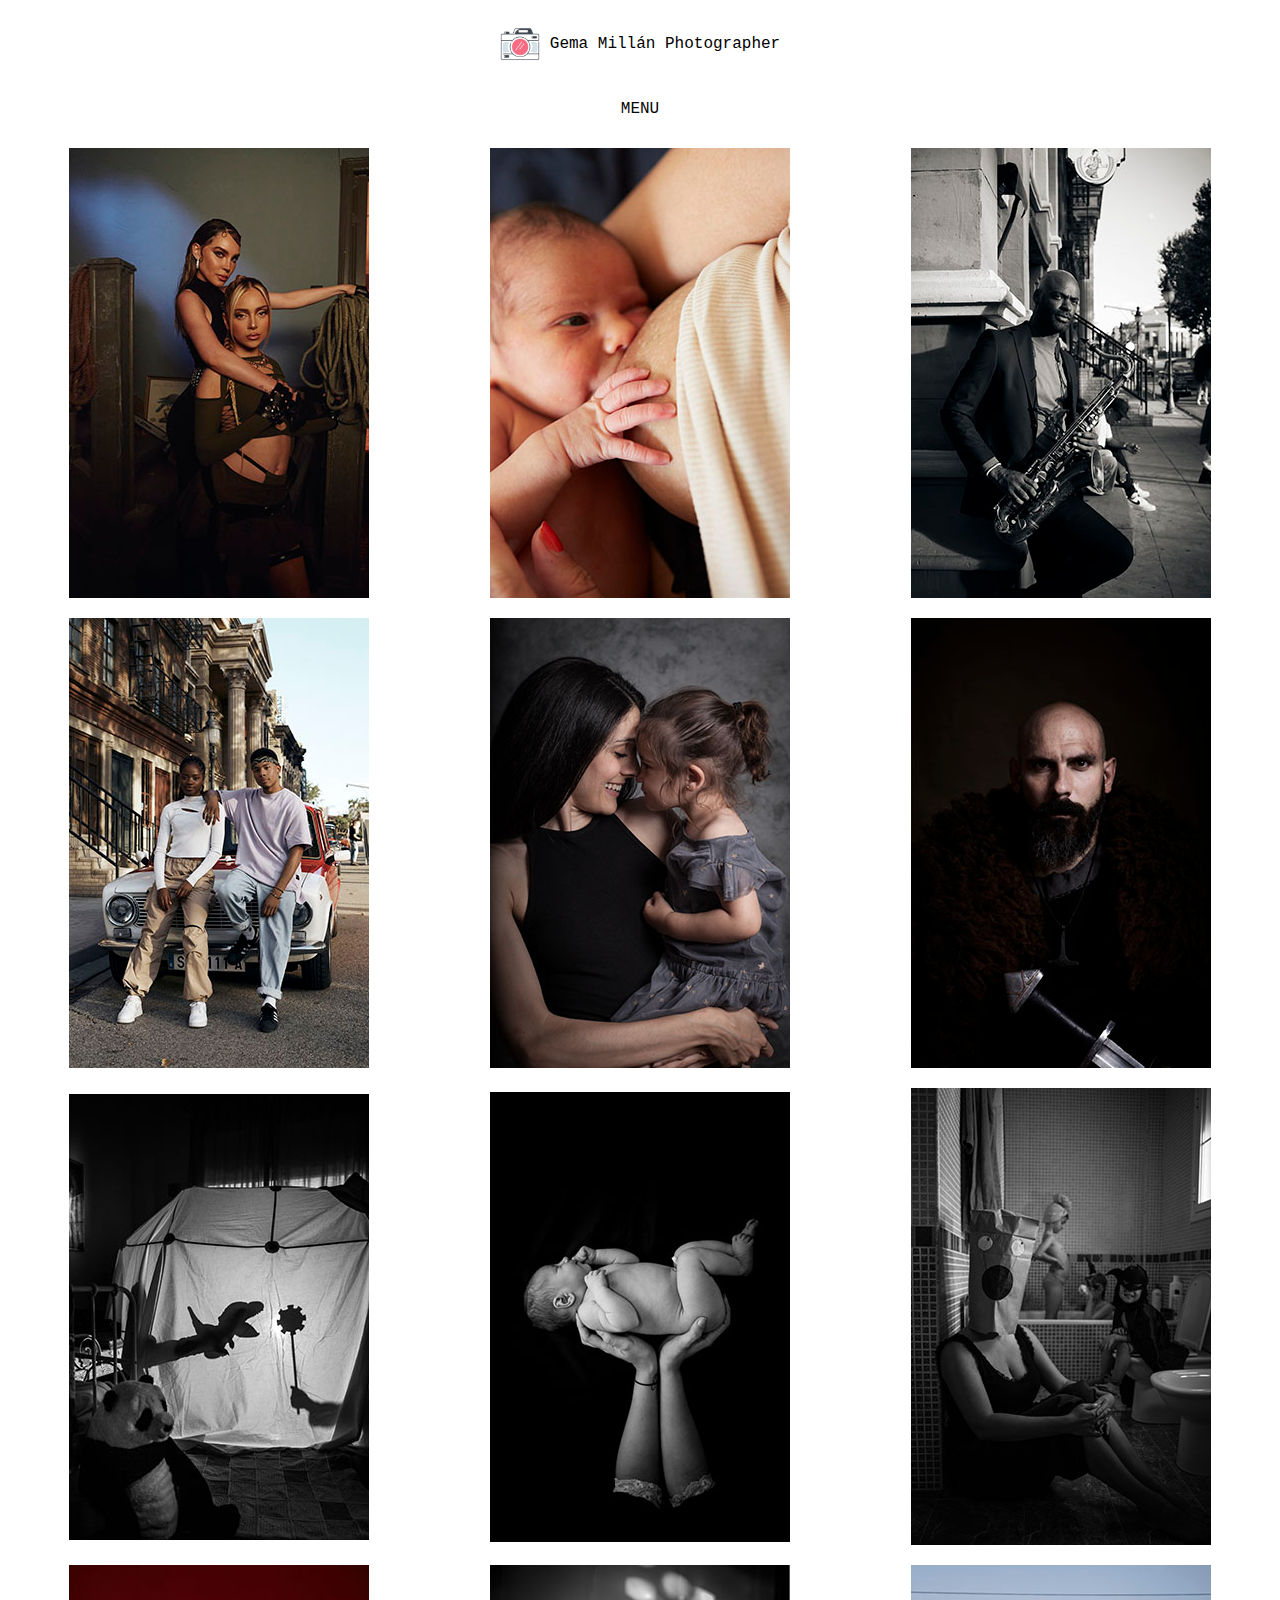
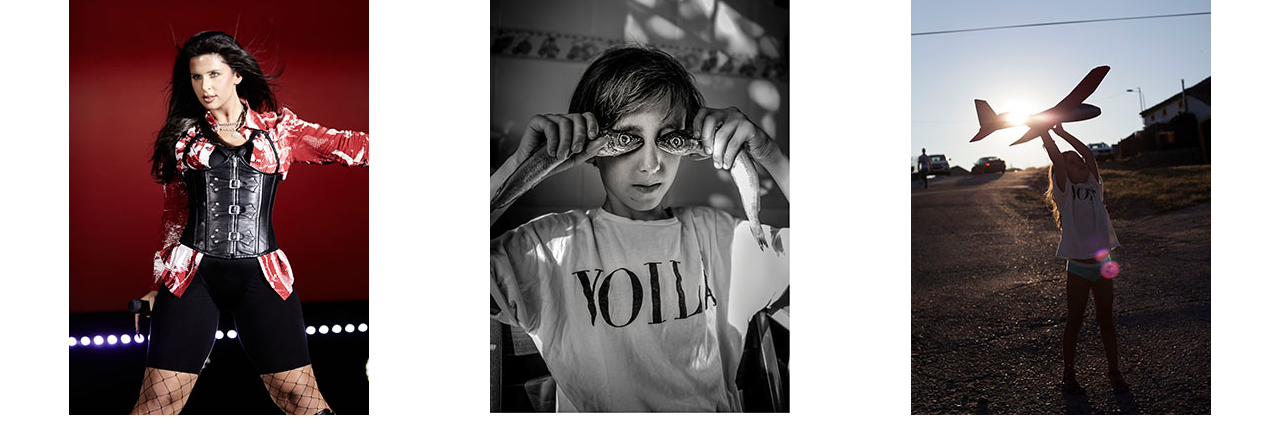
<file: index.html>
<!DOCTYPE html>
<html lang="en">
<head>
    <meta charset="UTF-8">
    <meta name="viewport" content="width=device-width, initial-scale=1.0">
    <link rel="icon" href="./assets/camara (3).png">
    <link rel="stylesheet" href="./style.css">
    <title>Mi Página Personal</title>
</head>

<body>
    <nav>
        <div class="logo-container">
         <img  class="logo" src="./assets/camara (3).png" alt="logo">
          <span>Gema Millán Photographer</span>
         </img>
        </div>
        <div class="dropdown"><li class=" even">
            <button class="mainmenubtn">MENU</button>
                <li class=" odd">
            <section class="dropdown-child">
                <li class=" even">
              <a href="./pages/about.html">About</a>
              <a href="./pages/adversiting.html">Adversiting</a>
              <a href="./pages/portraits.html">Portraits</a>
              <a href="./pages/covers.html">Covers</a>
              <a href="./pages/wedding.html">Wedding</a>
              <a href="./pages/contact.html">Contact</a>
            </section>
          </div>
    </nav>

    <main>
        <section id="expSection">
          <article>
            <img src="/assets/Home/_83A0569.jpg" />
            <div class="overlay">
              <div class="text">Ana Mena & Belinda</div>
            </div>
          </article>
          <article>
            <img src="/assets/Home/_83A7501.jpg" />
            <div class="overlay">
              <div class="text">Maternidad</div>
            </div>
          </article>
          <article>
            <img src="/assets/Home/_83A7819.jpg" />
            <div class="overlay">
              <div class="text">Inoidel Saxo</div>
            </div>
          </article>
          <article>
            <img src="/assets/Home/_83A7826.jpg" />
            <div class="overlay">
              <div class="text">Bailarines Bronx</div>
            </div>
          </article>
          <article>
            <img src="/assets/Home/_MG_0328.jpg" />
            <div class="overlay">
              <div class="text">Clara & Sonia</div>
            </div>
          </article>
          <article>
            <img src="/assets/Home/_MG_6673 copia.jpg" />
            <div class="overlay">
              <div class="text">Javi Vikingo</div>
            </div>
          </article>
          <article>
            <img src="/assets/Home/_MG_8339.jpg" />
            <div class="overlay">
              <div class="text">Tiranosaurios Covid</div>
            </div>
          </article>
          <article>
            <img src="/assets/Home/_MG_8438.jpg" />
            <div class="overlay">
              <div class="text">Martina</div>
            </div>
          </article>
          <article>
            <img src="/assets/Home/_MG_9531.jpg" />
            <div class="overlay">
              <div class="text">Faceless</div>
            </div>
          </article>
          <article>
            <img src="/assets/Home/natipeluso.jpg" />
            <div class="overlay">
              <div class="text">Naty Peluso</div>
            </div>
          </article>
          <article>
            <img src="/assets/Home/pecesJUAN-2-2.jpg" />
            <div class="overlay">
              <div class="text">Juan Pescailla</div>
            </div>
          </article>
          <article>
            <img src="/assets/Home/sharonavion.jpg" />
            <div class="overlay">
              <div class="text">Sharon avión</div>
            </div>
          </article>
        
        </section>
      </main>
               
</body>
</html>
</file>
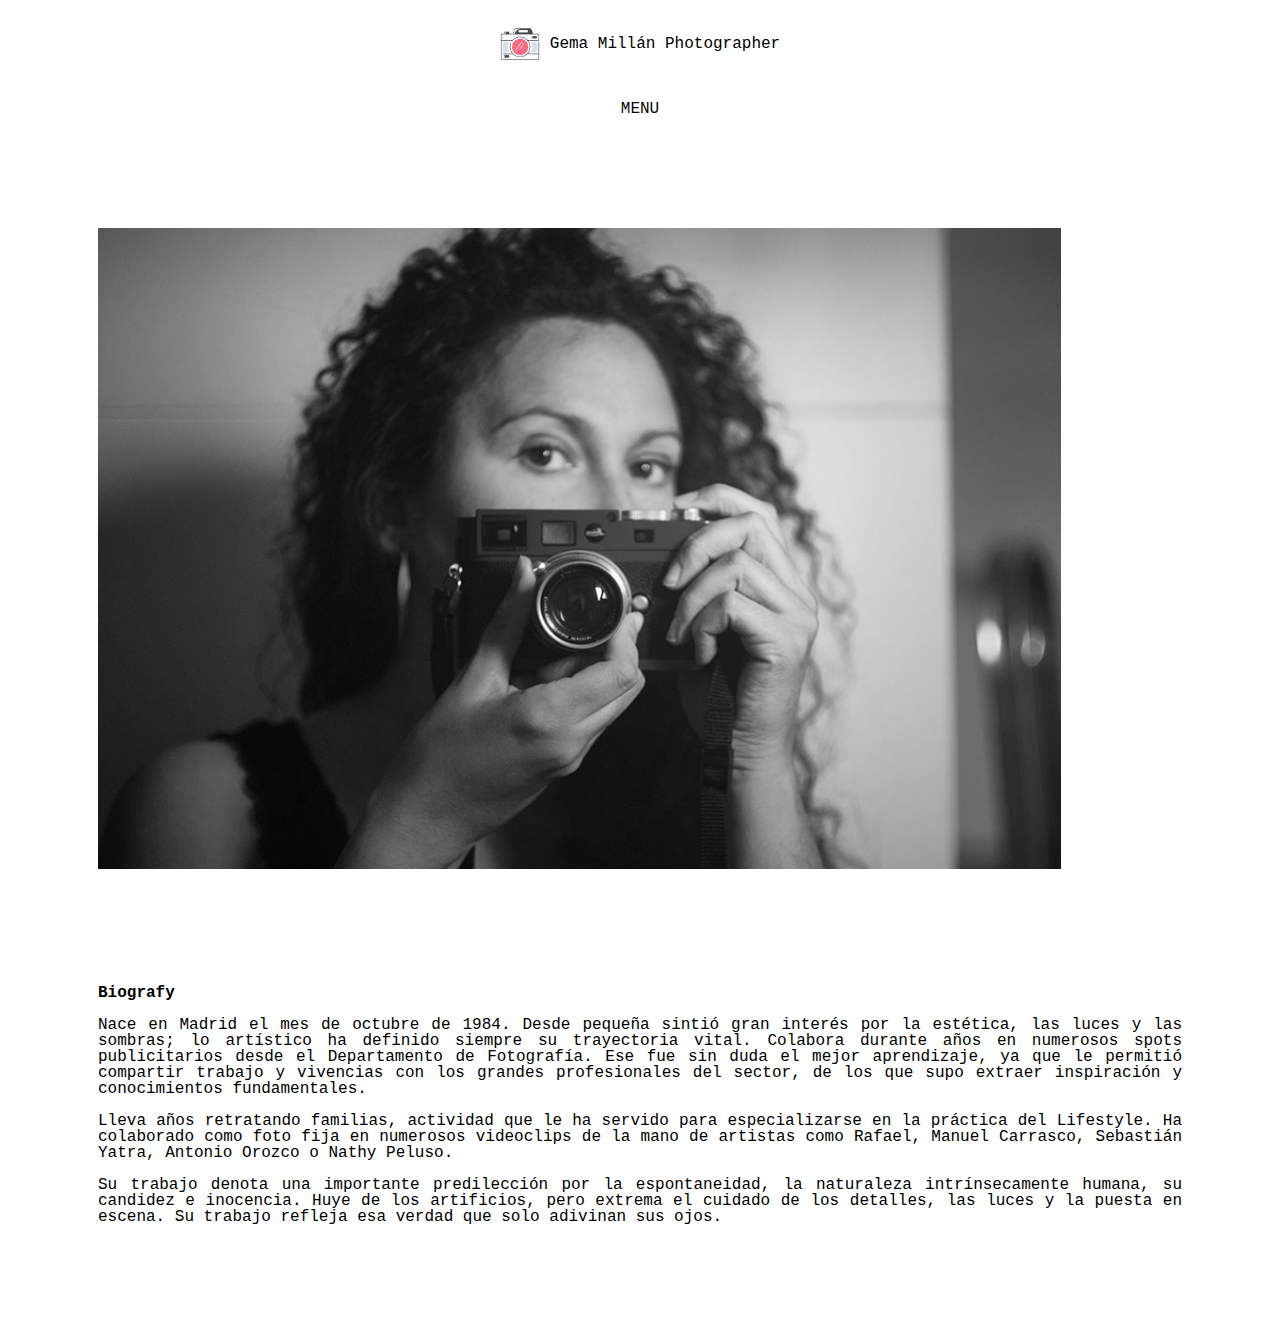
<file: pages/about.html>
<!DOCTYPE html>
<html lang="en">
<head>
    <meta charset="UTF-8">
    <meta name="viewport" content="width=device-width, initial-scale=1.0">
    <link rel="icon" href="../assets/milogocamera.png">
    <link rel="stylesheet" href="../style.css">
    <title>Mi Página Personal</title>
</head>

<body>
    <nav>
        <div class="logo-container">
          <img  class="logo" src="../assets/milogocamera.png" alt="logo">
           <span>Gema Millán Photographer</span>
          </img>
        </div>
        <div class="dropdown"><li class=" even">
            <button class="mainmenubtn">MENU</button><li class=" odd">
            <section class="dropdown-child"><li class=" even">
              <a href="../index.html">Home</a>
              <a href="#">About</a>
              <a href="../pages/adversiting.html">Adversiting</a>
              <a href="../pages/portraits.html">Portraits</a>
              <a href="../pages/covers.html">Covers</a>
              <a href="../pages/wedding.html">Wedding</a>
              <a href="../pages/contact.html">Contact</a>
            </section>
          </div>
    </nav>

    <section class="about">
        <img class="picture" src="../assets/about.jpg" alt="Retrato selfie de Gema Millán">
          <article class="texto">
            <h3>Biografy</h3>
            <p>Nace en Madrid el mes de octubre de 1984. Desde pequeña sintió gran interés por la estética, las luces y las sombras; lo artístico ha definido siempre su trayectoria vital. Colabora durante años en numerosos spots publicitarios desde el Departamento de Fotografía. Ese fue sin duda el mejor aprendizaje, ya que le permitió compartir trabajo y vivencias con los grandes profesionales del sector, de los que supo extraer inspiración y conocimientos fundamentales.</p>
            <p>Lleva años retratando familias, actividad que le ha servido para especializarse en la práctica del Lifestyle. Ha colaborado como foto fija en numerosos videoclips de la mano de artistas como Rafael, Manuel Carrasco, Sebastián Yatra, Antonio Orozco o Nathy Peluso. </p>
            <p>Su trabajo denota una importante predilección por la espontaneidad, la naturaleza intrínsecamente humana, su candidez e inocencia. Huye de los artificios, pero extrema el cuidado de los detalles, las luces y la puesta en escena. Su trabajo refleja esa verdad que solo adivinan sus ojos.</p>
          </article>
    </section>
</body>
</html>
</file>
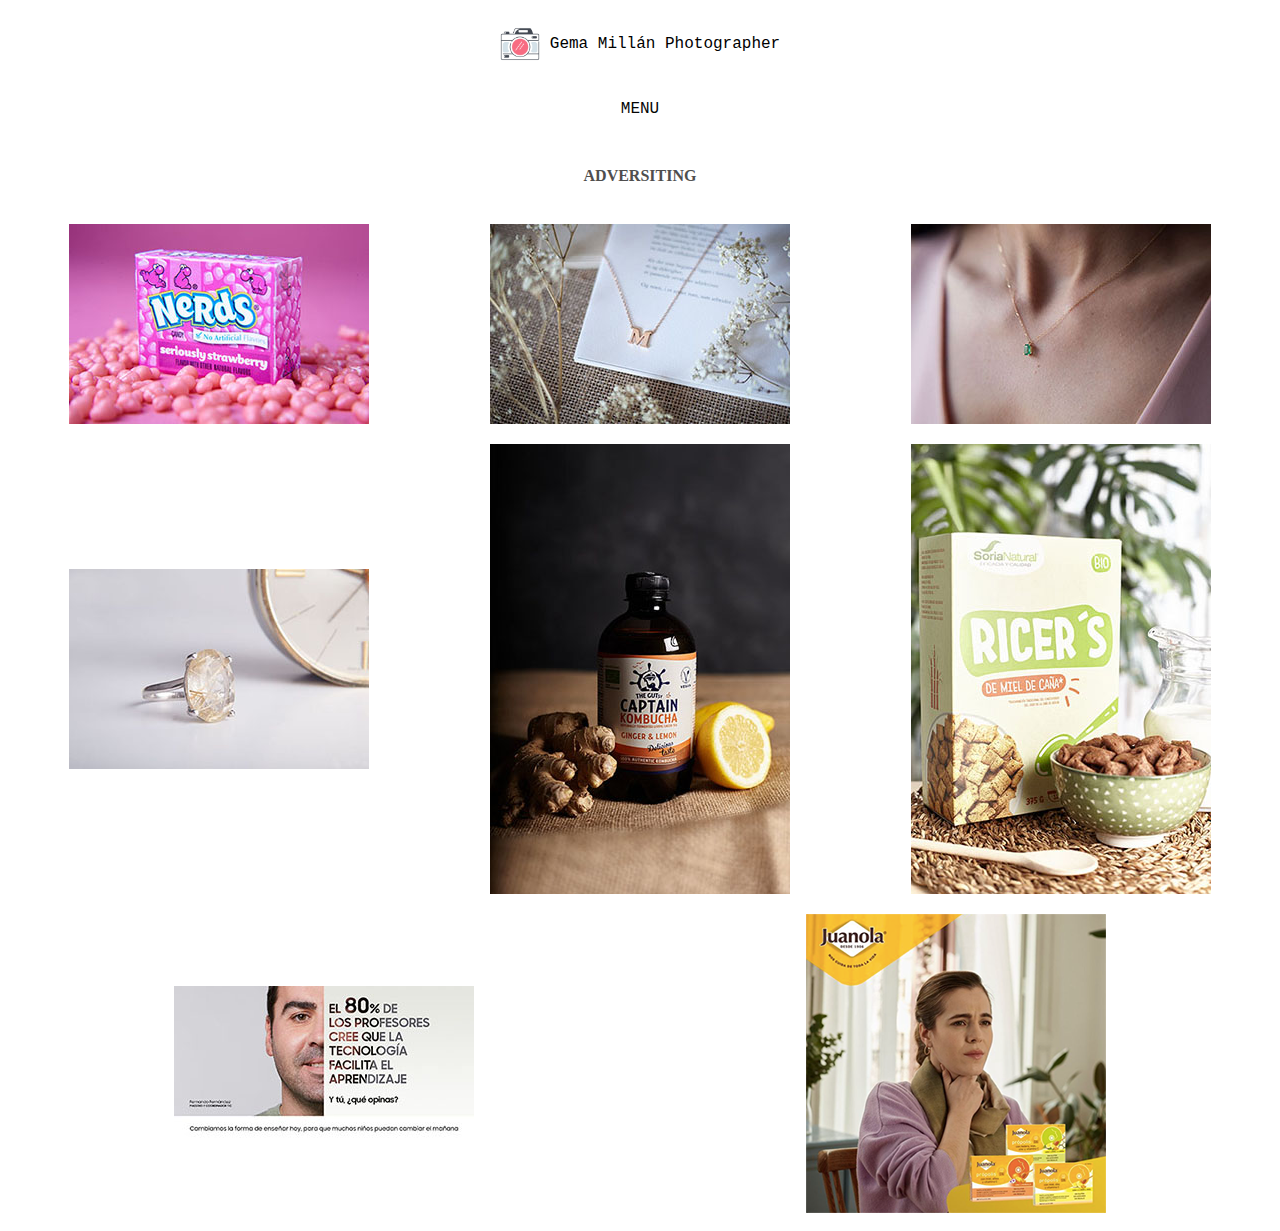
<file: pages/adversiting.html>
<!DOCTYPE html>
<html lang="en">
<head>
    <meta charset="UTF-8">
    <meta name="viewport" content="width=device-width, initial-scale=1.0">
    <link rel="icon" href="../assets/camara (3).png">
    <link rel="stylesheet" href="../style.css">
    <title>Mi Página Personal</title>
</head>

<body>
    <nav>
        <div class="logo-container">
          <img  class="logo" src="../assets/camara (3).png" alt="logo">
           <span>Gema Millán Photographer</span>
          </img>
        </div>
        <div class="dropdown"><li class=" even">
            <button class="mainmenubtn">MENU</button><li class=" odd">
            <section class="dropdown-child"><li class=" even">
              <a href="../index.html">Home</a>
              <a href="../pages/about.html">About</a>
              <a href="#">Adversiting</a>
              <a href="../pages/portraits.html">Portraits</a>
              <a href="../pages/covers.html">Covers</a>
              <a href="../pages/wedding.html">Wedding</a>
              <a href="../pages/contact.html">Contact</a>
            </section>
          </div>
    </nav>

    <main>
        <h5>ADVERSITING</h5>
        <section id="expSection">
          <article>
            <img src="../assets/Adversiting/_MG_5203.jpg" />
            <div class="overlay">
              <div class="text">Nerds</div>
            </div>
          </article>
          <article>
            <img src="../assets/Adversiting/letraM.jpg" />
            <div class="overlay">
              <div class="text">Collar oro</div>
            </div>
          </article>
          <article>
            <img src="../assets/Adversiting/piedraverde.jpg" />
            <div class="overlay">
              <div class="text">Piedra verde</div>
            </div>
          </article>
          <article>
            <img src="../assets/Adversiting/anillogigante.jpg" />
            <div class="overlay">
              <div class="text">Anillo</div>
            </div>
          </article>
          <article>
            <img src="../assets/Adversiting/_MG_5468.jpg" />
            <div class="overlay">
              <div class="text">Captain Kombutxa</div>
            </div>
          </article>
          <article>
            <img src="../assets/Adversiting/_MG_5558.jpg" />
            <div class="overlay">
              <div class="text">Ricers</div>
            </div>
          </article>
          <article>
            <img src="../assets/Adversiting/samsung.jpg" />
            <div class="overlay">
              <div class="text">Samsung educación</div>
            </div>
          </article>
          <article>
            <img src="../assets/Adversiting/Juanola.png" />
            <div class="overlay">
              <div class="text">Juanola</div>
            </div>
          </article>
        
        </section>
      </main>

</body>
</html>
</file>
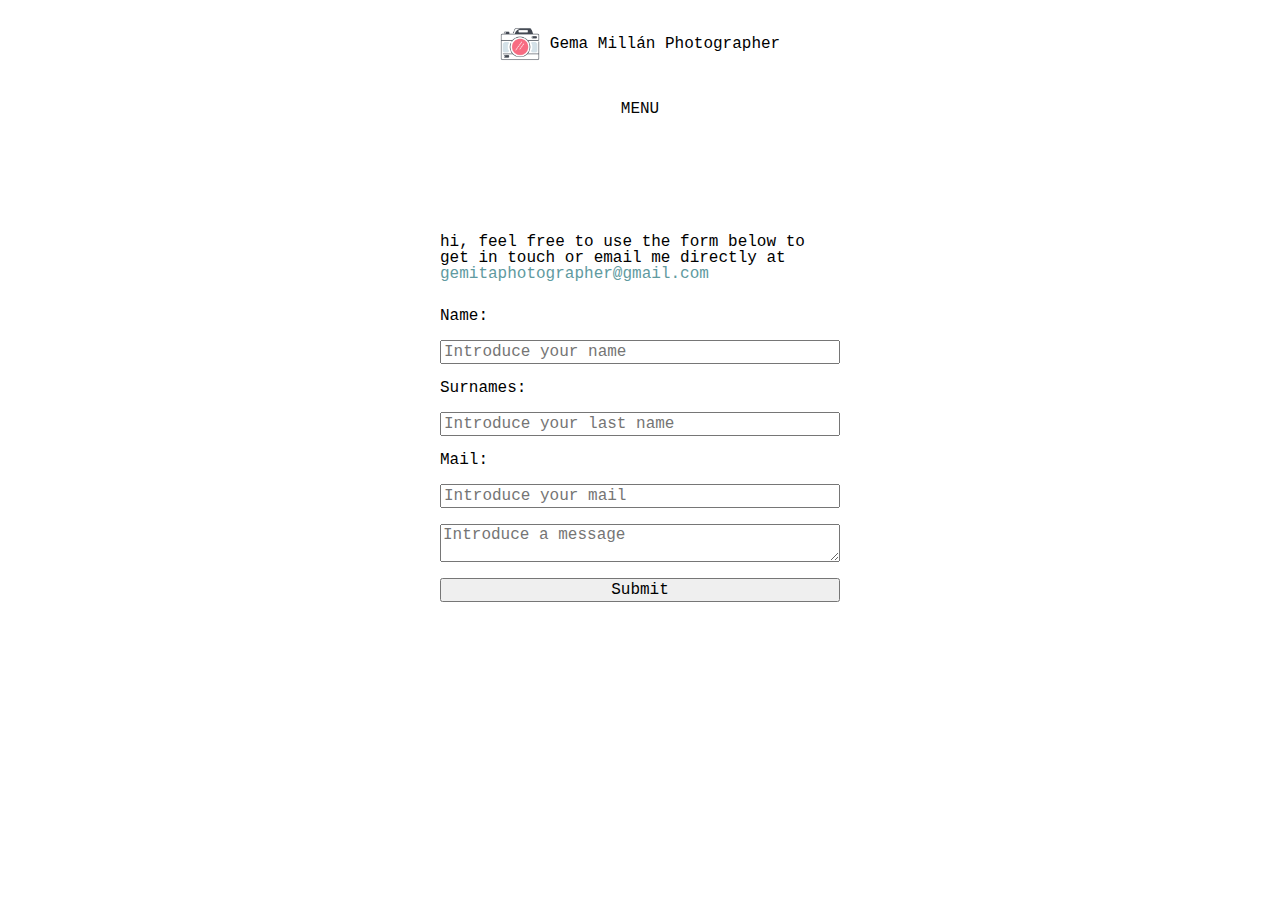
<file: pages/contact.html>
<!DOCTYPE html>
<html lang="en">
<head>
    <meta charset="UTF-8">
    <meta name="viewport" content="width=device-width, initial-scale=1.0">
    <link rel="icon" href="../assets/camara (3).png">
    <link rel="stylesheet" href="../style.css">
    <title>Mi Página Personal</title>
</head>

<body>

    <nav>

        <div class="logo-container">
          <img  class="logo" src="../assets/camara (3).png" alt="logo">
            <span>Gema Millán Photographer</span>
          </img>
        </div>
        <div class="dropdown"><li class=" even">
            <button class="mainmenubtn">MENU</button><li class=" odd">
            <section class="dropdown-child"><li class=" even">
              <a href="../index.html">Home</a>
              <a href="../pages/about.html">About</a>
              <a href="../pages/adversiting.html">Adversiting</a>
              <a href="../pages/portraits.html">Portraits</a>
              <a href="../pages/covers.html">Covers</a>
              <a href="../pages/wedding.html">Wedding</a>
              <a href="#">Contact</a>
            </section>
          </div>
    </nav>
     
    <section>
        <form class="form">
            <div class="form_container">
            <p class="title">hi, feel free to use the form below to get in touch or email me directly at <a href="https://thepandabearshow.com/photographer/gema-millan/">gemitaphotographer@gmail.com</a></p>
              <label for="name" class="form_input">Name:</label>
              <input 
                type="texto" 
                placeholder="Introduce your name"
                required
               />

              <label for="lname" class="form_input">Surnames:</label>
              <input 
                type="texto" 
                placeholder="Introduce your last name"
                required
                />

              <label for="lname" class="form_input">Mail:</label>
              <input 
                type="texto" 
                placeholder="Introduce your mail"
                minlength="3"
                maxlenght="30"
                required
                />

              <textarea for="message" 
                type="texto"
                placeholder="Introduce a message" 
                class="message"></textarea>
              <input type="submit" value="Submit" class="form-cta">
            
            </div>
        </form>
    </section>
    
</body>
</html>
</file>
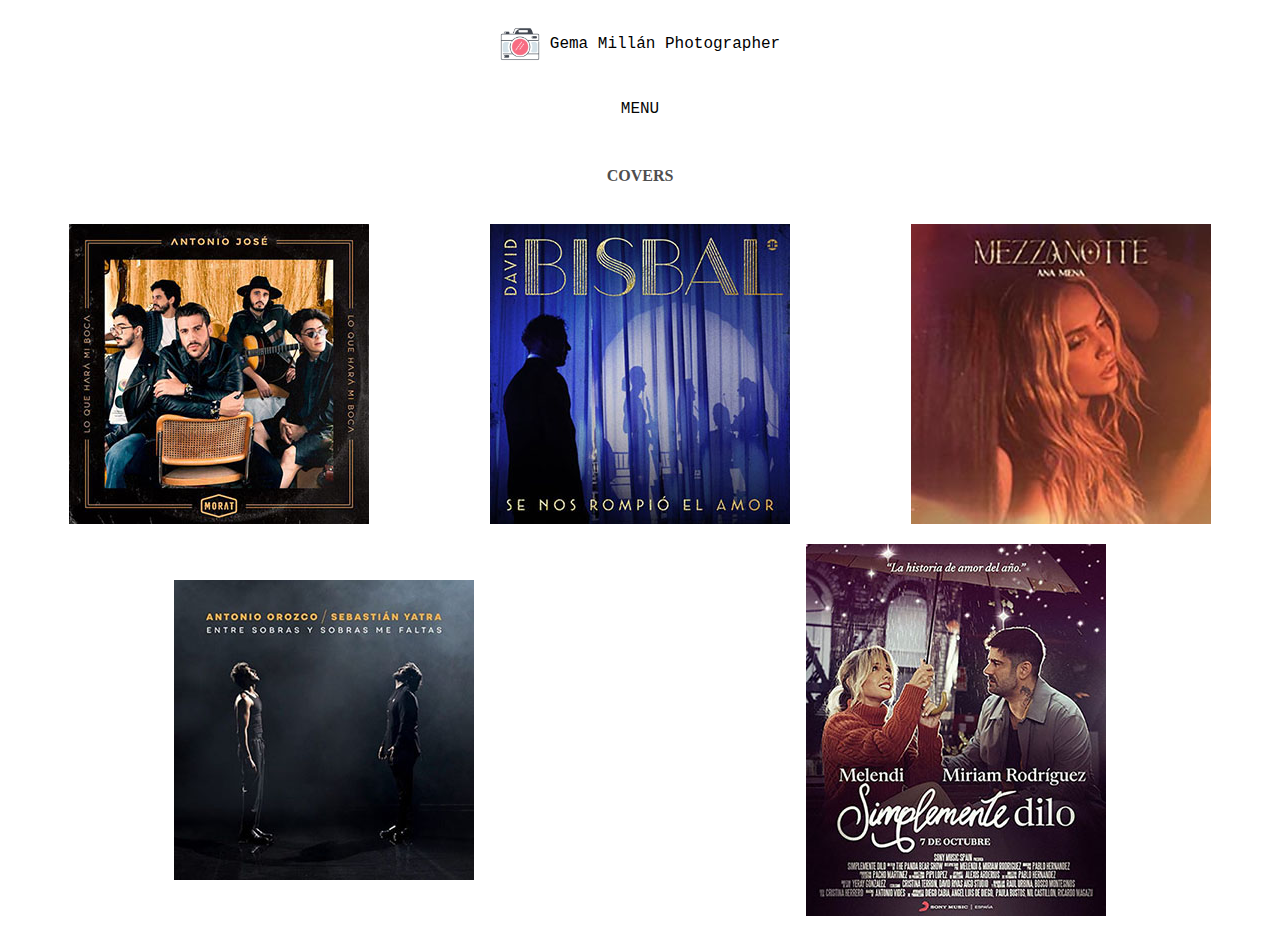
<file: pages/covers.html>
<!DOCTYPE html>
<html lang="en">
<head>
    <meta charset="UTF-8">
    <meta name="viewport" content="width=device-width, initial-scale=1.0">
    <link rel="icon" href="../assets/camara (3).png">
    <link rel="stylesheet" href="../style.css">
    <title>Mi Página Personal</title>
</head>

<body>
    <nav>
        <div class="logo-container">
          <img  class="logo" src="../assets/camara (3).png" alt="logo">
            <span>Gema Millán Photographer</span>
          </img>
        </div>
        <div class="dropdown"><li class=" even">
            <button class="mainmenubtn">MENU</button><li class=" odd">
            <section class="dropdown-child"><li class=" even">
              <a href="../index.html">Home</a>
              <a href="../pages/about.html">About</a>
              <a href="../pages/adversiting.html">Adversiting</a>
              <a href="../pages/portraits.html">Portraits</a>
              <a href="#">Covers</a>
              <a href="../pages/wedding.html">Wedding</a>
              <a href="../pages/contact.html">Contact</a>
            </section>
          </div>
    </nav>

    <main>
        <h5>COVERS</h5>
        <section id="expSection">
          <article>
            <img src="../assets/covers/Portadaantoniojoseymorat.jpg" />
            <div class="overlay">
              <div class="text">Antonio Jose & Morat</div>
            </div>
          </article>
          <article>
            <img src="../assets/covers/portadadavidbisbal.jpg" />
            <div class="overlay">
              <div class="text">David Bisbal</div>
            </div>
          </article>
          <article>
            <img src="../assets/covers/portadaanamena.jpeg" />
            <div class="overlay">
              <div class="text">Ana Mena</div>
            </div>
          </article>
          <article>
            <img src="../assets/covers/sebastian-anonio.jpg" />
            <div class="overlay">
              <div class="text">Yatra & Antonio Orozco</div>
            </div>
          </article>
          <article>
            <img src="../assets/covers/portadamelendiymiriam.jpeg" />
            <div class="overlay">
              <div class="text">Melendi y Miriam</div>
            </div>
          </article>
        
        </section>
      </main>

</body>
</html>
</file>
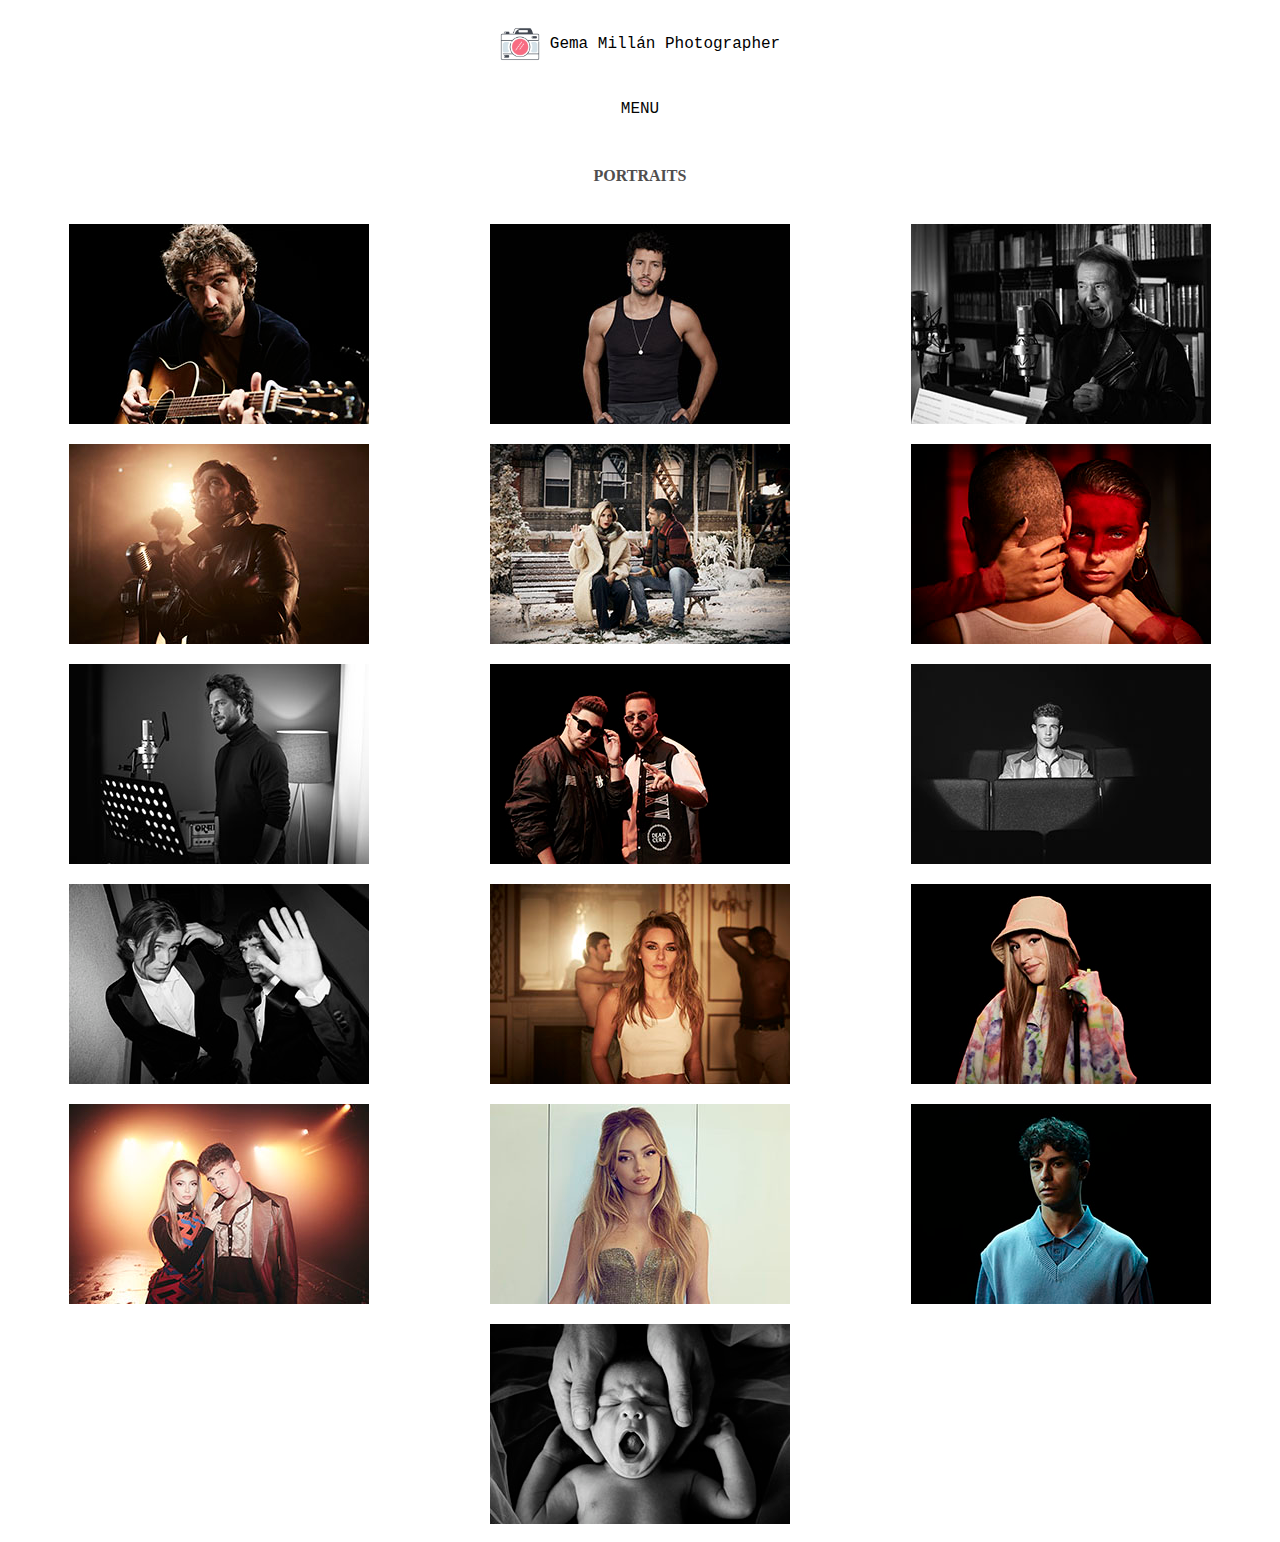
<file: pages/portraits.html>
<!DOCTYPE html>
<html lang="en">
<head>
    <meta charset="UTF-8">
    <meta name="viewport" content="width=device-width, initial-scale=1.0">
    <link rel="icon" href="../assets/camara (3).png">
    <link rel="stylesheet" href="../style.css">
    <title>Mi Página Personal</title>
</head>

<body>
    <nav>
        <div class="logo-container">
         <img  class="logo" src="../assets/camara (3).png" alt="logo">
          <span>Gema Millán Photographer</span>
         </img>
        </div>
        <div class="dropdown"><li class=" even">
            <button class="mainmenubtn">MENU</button><li class=" odd">
            <section class="dropdown-child"><li class=" even">
              <a href="../index.html">Home</a>
              <a href="../pages/about.html">About</a>
              <a href="../pages/adversiting.html">Adversiting</a>
              <a href="../pages/portraits.html">Portraits</a>
              <a href="../pages/covers.html">Covers</a>
              <a href="../pages/wedding.html">Wedding</a>
              <a href="../pages/contact.html">Contact</a>
            </section>
          </div>
    </nav>

    <main>
        <h5>PORTRAITS</h5>
        <section id="expSection">
          <article>
            <img src="../assets/Retratos/vetustaguitarra.jpg" />
            <div class="overlay">
              <div class="text">Vetusta Morla</div>
            </div>
          </article>
          <article>
            <img src="../assets/Retratos/Sebastian1.jpg" />
            <div class="overlay">
              <div class="text">Sebastián Yatra</div>
            </div>
          </article>
          <article>
            <img src="../assets/Retratos/Rapahelcarcajadabnw.jpg" />
            <div class="overlay">
              <div class="text">Raphael</div>
            </div>
          </article>
          <article>
            <img src="../assets/Retratos/orozco.jpg" />
            <div class="overlay">
              <div class="text">Antonio Orozco</div>
            </div>
          </article>
          <article>
            <img src="../assets/Retratos/melendinieve.jpg" />
            <div class="overlay">
              <div class="text">Melendi & Miriam</div>
            </div>
          </article>
          <article>
            <img src="../assets/Retratos/modeloojos.jpg" />
            <div class="overlay">
              <div class="text">Modelo ojos rojos</div>
            </div>
          </article>
          <article>
            <img src="../assets/Retratos/manutenorio.jpg" />
            <div class="overlay">
              <div class="text">Manu Tenorio</div>
            </div>
          </article>
          <article>
            <img src="../assets/Retratos/lerica.jpg"/>
            <div class="overlay">
              <div class="text">Lérica</div>
            </div>
          </article>
          <article>
            <img src="../assets/Retratos/jasoncine.jpg" />
            <div class="overlay">
              <div class="text">Jason cine</div>
            </div>
          </article>
          <article>
            <img src="../assets/Retratos/chulosflash.jpg" />
            <div class="overlay">
              <div class="text">Chicos backstage</div>
            </div>
          </article>
          <article>
            <img src="../assets/Retratos/chicanicky.jpg" />
            <div class="overlay">
              <div class="text">Chica Nicky Jam</div>
            </div>
          </article>
          <article>
            <img src="../assets/Retratos/belenaguilera.jpg" />
            <div class="overlay">
              <div class="text">Belén Aguilera</div>
            </div>
          </article>
          <article>
            <img src="../assets/Retratos/anayjason.jpg"/>
            <div class="overlay">
              <div class="text">Ana & Jason</div>
            </div>
          </article>
          <article>
            <img src="../assets/Retratos/anamena.jpg" />
            <div class="overlay">
              <div class="text">Ana Mena</div>
            </div>
          </article>
          <article>
            <img src="../assets/Retratos/albert.jpg" />
            <div class="overlay">
              <div class="text">Albert</div>
            </div>
          </article>
          <article>
            <img src="../assets/Retratos/_83A7462.jpg" />
            <div class="overlay">
              <div class="text">Bruno</div>
            </div>
          </article>
        
        </section>
      </main>
</body>
</html>
</file>
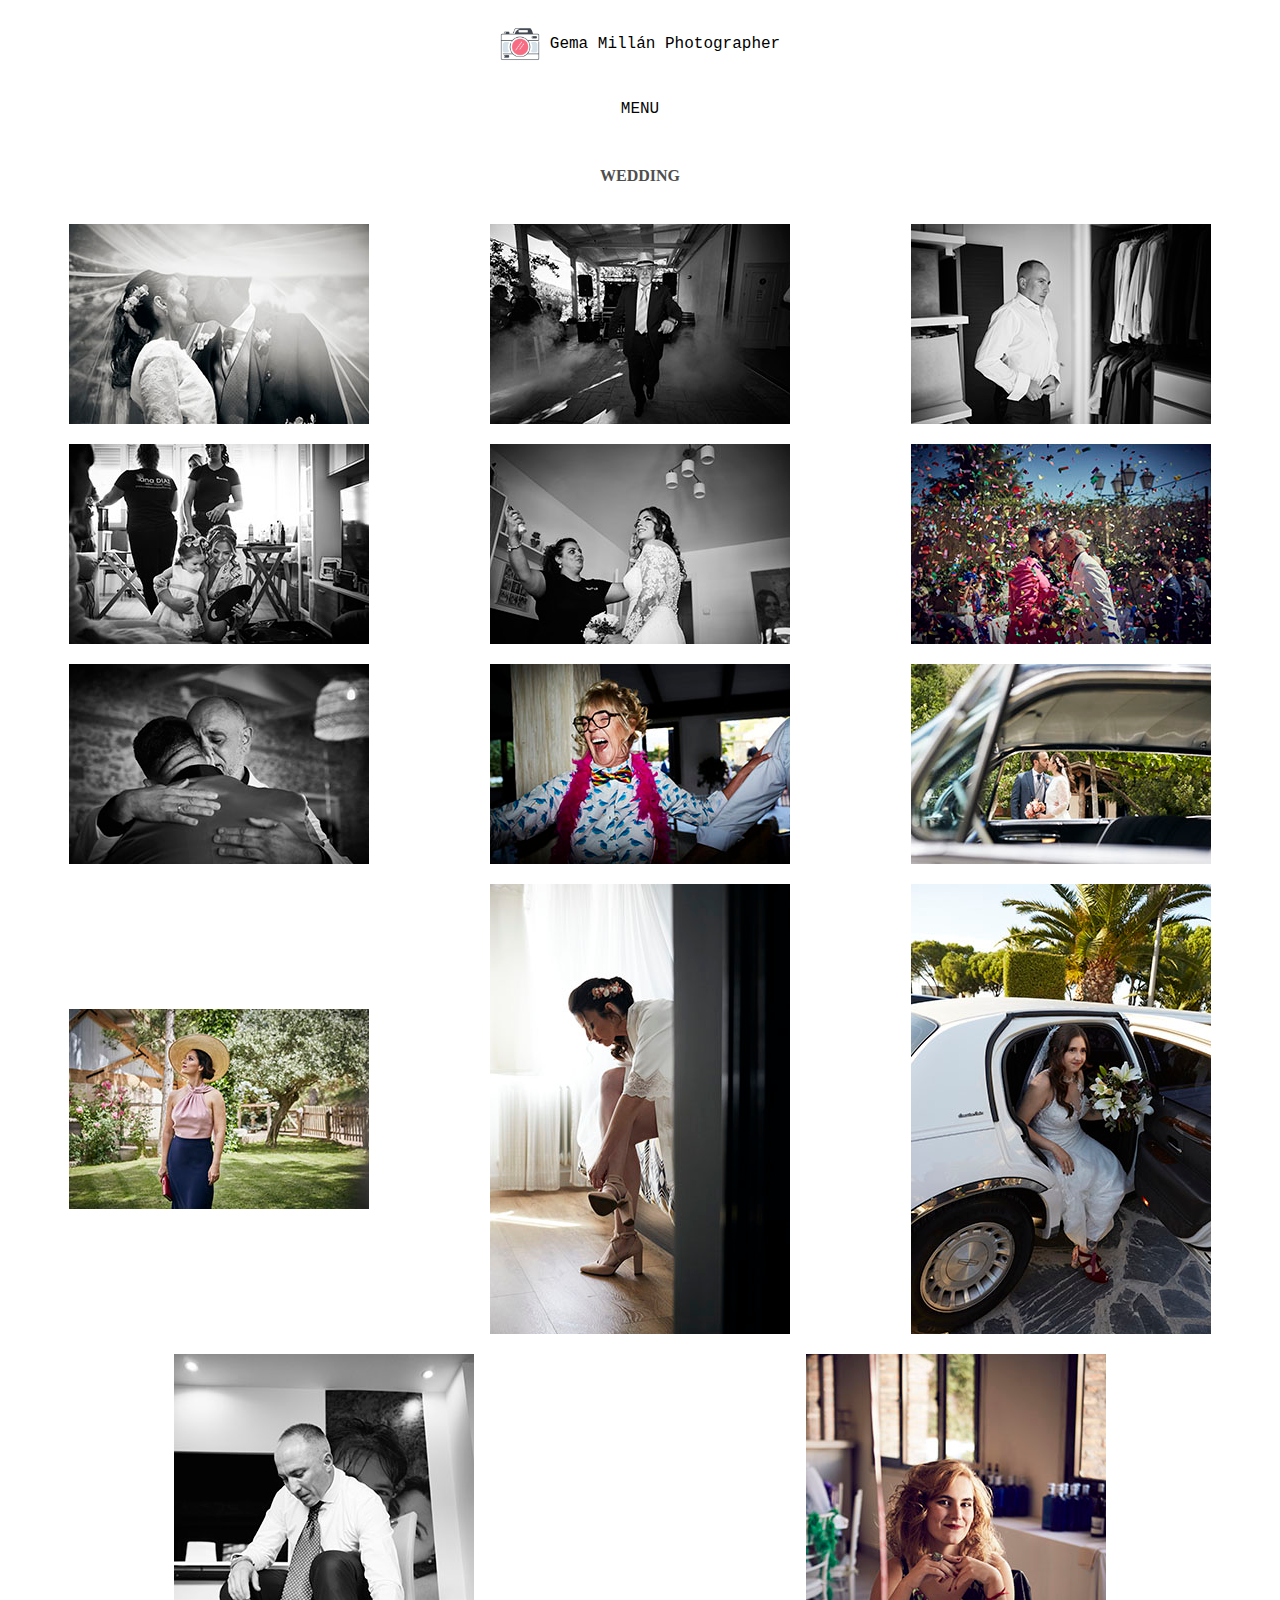
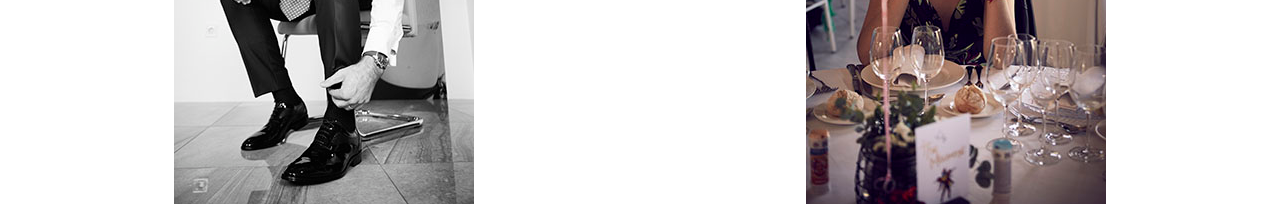
<file: pages/wedding.html>
<!DOCTYPE html>
<html lang="en">
<head>
    <meta charset="UTF-8">
    <meta name="viewport" content="width=device-width, initial-scale=1.0">
    <link rel="icon" href="../assets/camara (3).png">
    <link rel="stylesheet" href="../style.css">
    <title>Mi Página Personal</title>
</head>

<body>

    <nav>
        <div class="logo-container">
          <img  class="logo" src="../assets/camara (3).png" alt="logo">
            <span>Gema Millán Photographer</span>
          </img>
        </div>
        <div class="dropdown"><li class=" even">
            <button class="mainmenubtn">MENU</button><li class=" odd">
            <section class="dropdown-child"><li class=" even">
              <a href="../index.html">Home</a>
              <a href="../pages/about.html">About</a>
              <a href="../pages/adversiting.html">Adversiting</a>
              <a href="../pages/portraits.html">Portraits</a>
              <a href="../pages/covers.html">Covers</a>
              <a href="#">Wedding</a>
              <a href="../pages/contact.html">Contact</a>
            </section>
          </div>
    </nav>

    <main>
        <h5>WEDDING</h5>
        <section id="expSection">
          <article>
            <img src="../assets/_83A9462.jpg" alt="fotonovios" />
            <div class="overlay">
              <div class="text"></div>
            </div>
              </article>
          <article>
            <img src="../assets/Wedding/_83A0002.jpg" />
            <div class="overlay">
              <div class="text"></div>
            </div>
          </article>
          <article>
            <img src="../assets/Wedding/_83A4517.jpg" />
            <div class="overlay">
              <div class="text"></div>
            </div>
          </article>
          <article>
            <img src="../assets/Wedding/_83A4711.jpg" />
            <div class="overlay">
              <div class="text"></div>
            </div>
          </article>
          <article>
            <img src="../assets/Wedding/_83A4821.jpg" />
            <div class="overlay">
              <div class="text"></div>
            </div>
          </article>
          <article>
            <img src="../assets/Wedding/_83A6494.jpg" />
            <div class="overlay">
              <div class="text"></div>
            </div>
          </article>
          <article>
            <img src="../assets/Wedding/_83A7081.jpg" />
            <div class="overlay">
              <div class="text"></div>
            </div>
          </article>
          <article>
            <img src="../assets/Wedding/_83A7262.jpg" />
            <div class="overlay">
              <div class="text"></div>
            </div>
          </article>
          <article>
            <img src="../assets/Wedding/_83A9553.jpg" />
            <div class="overlay">
              <div class="text"></div>
            </div>
          </article>
          <article>
            <img src="../assets/Wedding/_83A9749.jpg" />
            <div class="overlay">
              <div class="text"></div>
            </div>
          </article>
          <article>
            <img src="../assets/Wedding/_83A8920.jpg" />
            <div class="overlay">
              <div class="text"></div>
            </div>
          </article>
          <article>
            <img src="../assets/Wedding/_83A8274.jpg" />
            <div class="overlay">
              <div class="text"></div>
            </div>
          </article>
          <article>
            <img src="../assets/Wedding/_83A4608.jpg" />
            <div class="overlay">
              <div class="text"></div>
            </div>
          </article>
          <article>
            <img src="../assets/Wedding/_83A6772.jpg" />
            <div class="overlay">
              <div class="text"></div>
            </div>
          </article>
        </section>
      </main>

</body>
</html>
</file>
<file: style.css>
* {
    font-family:'Courier New', Courier, monospace;
    line-height: 100%;
    font-size: 1rem; /* 1.2x16px */
    scroll-behavior: smooth;
    scroll-margin-top: 100px;
    transition: 0.5s ease;
  }
  
body {
    background-color: white;
    
}


nav {
    display: flex;
    flex-direction: column;
    align-items: center;
}


.logo-container {
    display: flex;
    align-items: center;
    margin-block: 1em;
}


.logo {
    width: 40px; 
    height: auto; 
    margin-right: 10px; 
}




.mainmenubtn {
    background-color: white;
    color: rgb(5, 5, 5);
    border: none;
    cursor: pointer;
    padding:5px;
    margin: 1em;
}


.mainmenubtn:hover {
    background-color: white;
}


.dropdown {
    position: relative;
    display: inline-block;
}


.dropdown-child {
    background-color:white ;
    display: none;
    text-align: center;
}


.dropdown-child a {
    color: black;
    text-decoration: none;
    display: block;
    margin-block: 1em;
}


.dropdown:hover .dropdown-child {
    display: block;
    text-align: center;
}

li {
    list-style: none;
    text-align: center;
}


h5 {
    font-size: medium;
    color: rgb(79, 78, 78);
    padding:30px ;
    margin: 2px 2px 2px 2px;
    text-align: center;
}


.about {
    flex-wrap: wrap;
    justify-content: center;
    margin: 10px 10px 10px 10px ;
    background-color: white;
    padding-top: 2em;
}


.picture {
    display:flex;
    background-color:white;
    text-align: center;
    width: 95%;
    padding: 10px;
}


.texto {
    text-align:justify;
    background-color: white;
    margin: 10px;
    margin-bottom: 20px;
    padding:10px;
    line-height:10%;
    font-size: 12pt;
}

a {
    text-decoration: none;
    color: rgb(96, 154, 160);
    font-size: medium;
}


#expSection > article > img {
    display: block;
  }

  
#expSection {
    cursor: pointer;
    width: 100%;
    height: 100%;
    display: flex;
    flex-wrap: wrap;
    align-content: space-around;
    align-items: center;
    justify-content: space-around;
  }

  
#expSection > article:hover .overlay {
    opacity: 0.8;
  }

  
#expSection > article {
    position: relative;
    margin: 10px 10px;
    padding:20px,
  }
  

.overlay {
    position: absolute;
    display: flex;
    justify-content: center;
    align-items: center;
    align-content: center;
    transition: 0.5s ease;
    background-color: grey;
    opacity: 0;
    top: 0;
    bottom: 0;
    left: 0;
    right: 0;
}
  
   


.form {
    background-color: white;
    display: grid;
    width: 70%;
    margin:auto;
    max-width: 400px;
    border-radius: 1 em;
    padding-top:  80px;
    font-size:small;
}


.form_container {
    display: grid;
    width: 100%;
    gap:1em;
    grid-auto-columns: 100%;
}


.form_imput {
    font-family: 'Courier New', Courier, monospace;
    padding: 108px 16px;
    outline: none;
    border: none;
    border: 2px solid black;
    border-radius: 3px;
}


.title {
    text-align: left;
    margin-bottom: 10px;
}



@media only screen and (min-width: 700px) {
  
 
.texto {
    background-color: white;
    margin: 30px;
    padding:30px;
    font: arial;
    font-size: 12pt;
    text-align: justify;
}

.picture {
    background-color: white;
    width: 80%;
    padding:40px 40px 40px 40px;
    margin: 20px 20px 20px 20px ;
}

.about {
    flex-wrap: wrap;
    align-items: center;
    padding: 10px 10px 10px 10px ;
    margin: 10px 10px 10px 10px ;
    background-color: white;
}

h5 {
    padding: 20px;
    font-family: 'Gill Sans MT';
    font-size: medium;
    color: rgb(79, 78, 78);
    padding:20px ;
    margin: 10px 10px 10px 10px ;
}


  }
  
  @media only screen and (min-width: 1200px) {

  .texto {
    background-color: white;
    margin: 30px;
    padding:30px;
    font: arial;
    font-size: 12pt;
    text-align: justify;
}

.picture {
    background-color: white;
    width: 80%;
    padding:40px 40px 40px 40px;
    margin: 20px 20px 20px 20px ;
}

.about {
    flex-wrap: wrap;
    align-items: center;
    padding: 20px 20px 20px 20px ;
    margin: 10px 10px 10px 10px ;
    background-color: white;
}

h5 {
    padding: 20px;
    font-family: 'Gill Sans MT';
    font-size: medium;
    color: rgb(79, 78, 78);
    padding:20px ;
    margin: 10px 10px 10px 10px ;
}

}
</file>
